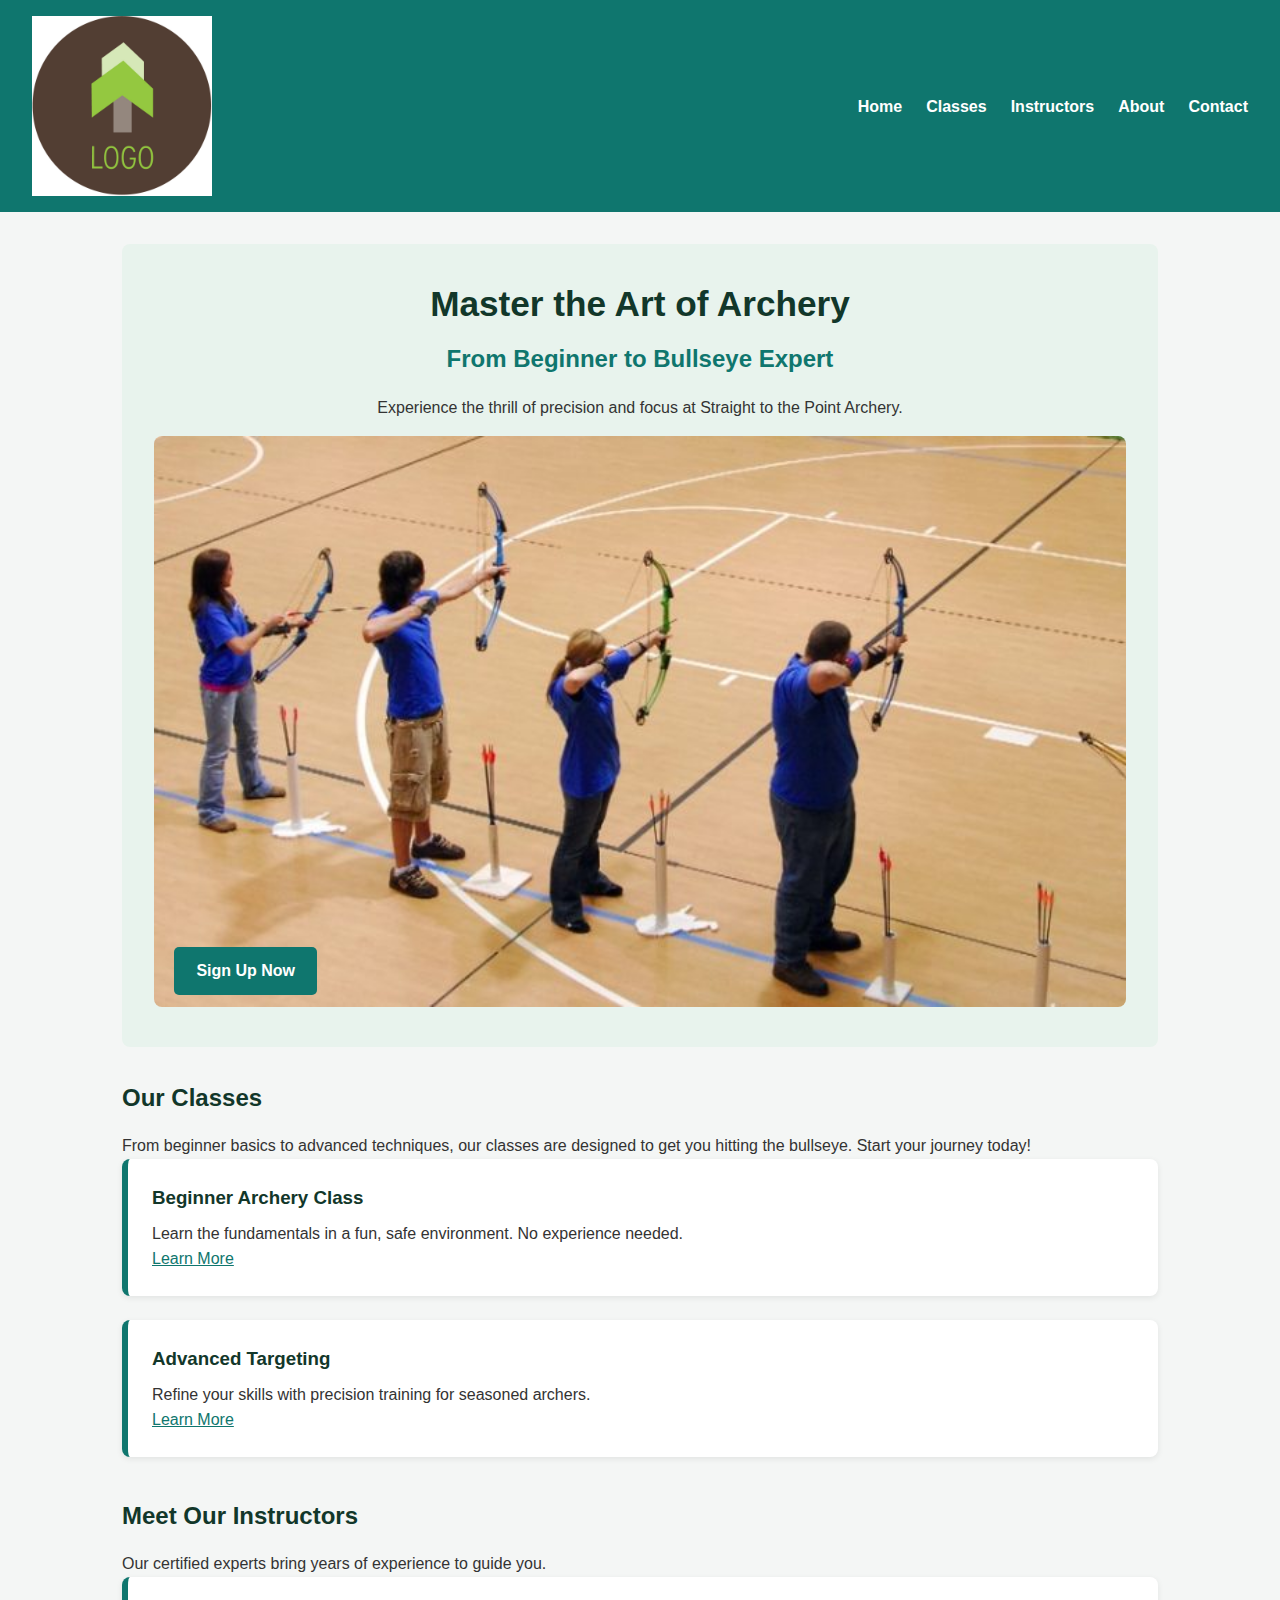
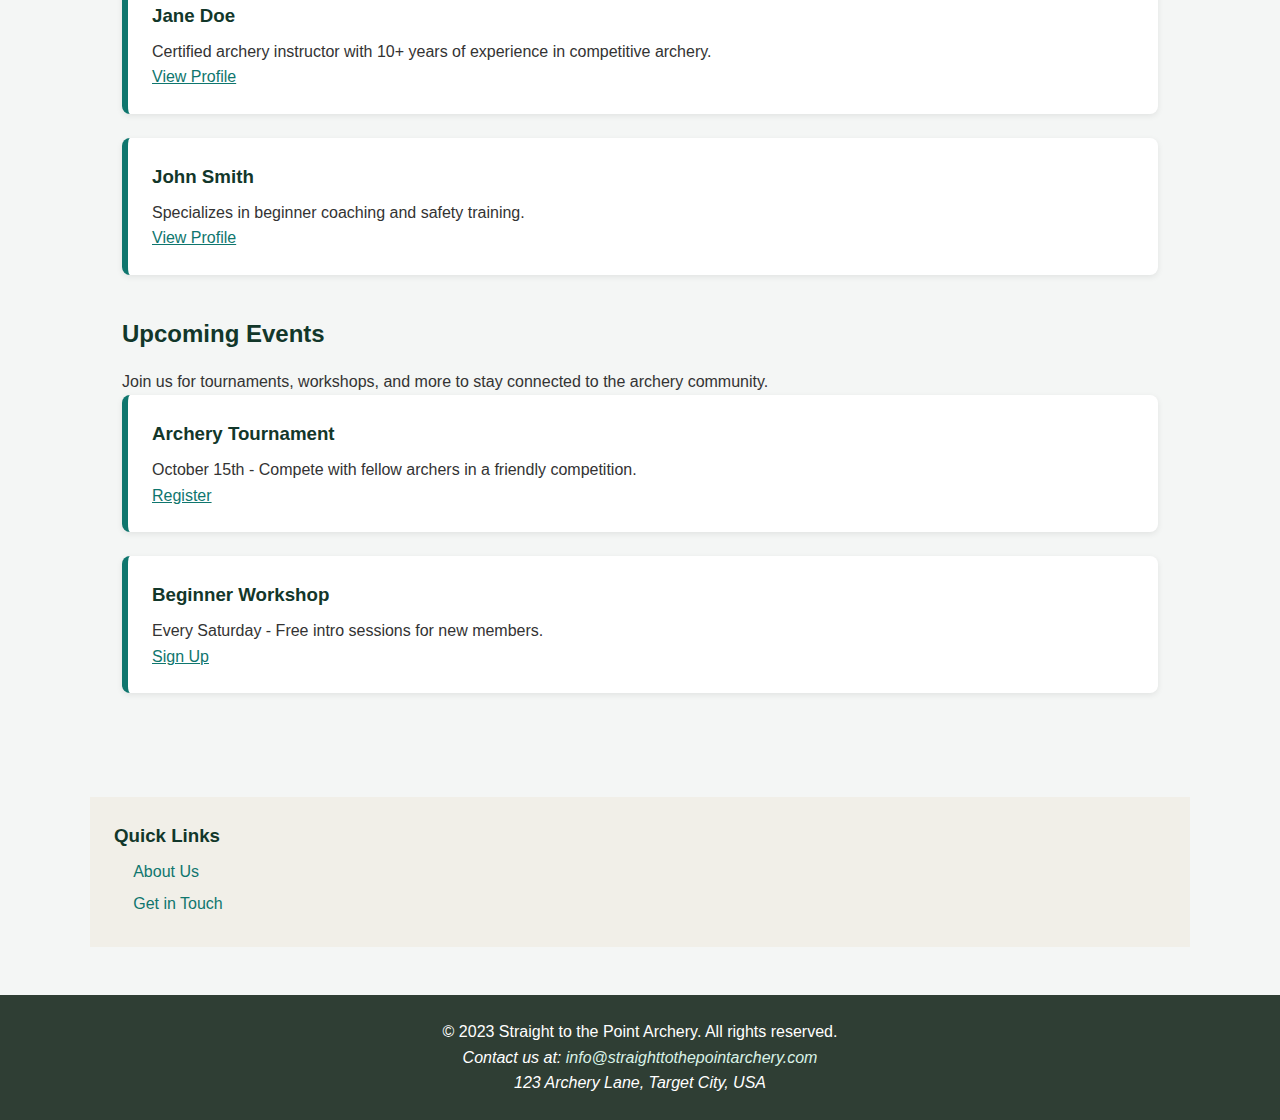
<file: index.html>
<!DOCTYPE html>
<html lang="en">
<head>
    <meta charset="UTF-8">
    <title>Straight to the Point Archery</title>
  <link rel="stylesheet" href="style.css">

</head>
<body>
    <header>
        <!-- Logo image with alt text for accessibility -->
        <img src="images/logo.jpg" alt="Straight to the Point Archery Logo" width="200" height="100">
        
        <!-- Navigation menu -->
        <nav>
            <ul>
                <li><a href="index.html">Home</a></li>
                <li><a href="classes.html">Classes</a></li>
                <li><a href="instructors.html">Instructors</a></li>
                <li><a href="about.html">About</a></li>
                <li><a href="contact.html">Contact</a></li>
            </ul>
        </nav>
    </header>

    <main>
     <section class="hero">
    <h1>Master the Art of Archery</h1>
    <h2>From Beginner to Bullseye Expert</h2>
    <p>
        Experience the thrill of precision and focus at Straight to the Point Archery.
    </p>

    <div class="hero-image">
        <img src="images/archery-hero.jpg" alt="Archery range with instructors demonstrating techniques">
        <a href="classes.html" class="cta-button hero-btn">Sign Up Now</a>
    </div>
</section>

        <!-- Classes Preview Section (High Priority: For beginners seeking easy access) -->
        <section id="classes-preview">
            <h2>Our Classes</h2>
            <p>From beginner basics to advanced techniques, our classes are designed to get you hitting the bullseye. Start your journey today!</p>
            <article>
                <h3>Beginner Archery Class</h3>
                <p>Learn the fundamentals in a fun, safe environment. No experience needed.</p>
                <a href="classes.html">Learn More</a>
            </article>
            <article>
                <h3>Advanced Targeting</h3>
                <p>Refine your skills with precision training for seasoned archers.</p>
                <a href="classes.html">Learn More</a>
            </article>
        </section>

        <!-- Instructors Section (Medium Priority: Builds credibility for enthusiasts) -->
        <section id="instructors-preview">
            <h2>Meet Our Instructors</h2>
            <p>Our certified experts bring years of experience to guide you.</p>
            <article>
                <h3>Jane Doe</h3>
                <p>Certified archery instructor with 10+ years of experience in competitive archery.</p>
                <a href="instructors.html">View Profile</a>
            </article>
            <article>
                <h3>John Smith</h3>
                <p>Specializes in beginner coaching and safety training.</p>
                <a href="instructors.html">View Profile</a>
            </article>
        </section>

        <!-- Events Section (Lower Priority: For ongoing engagement) -->
        <section id="events-preview">
            <h2>Upcoming Events</h2>
            <p>Join us for tournaments, workshops, and more to stay connected to the archery community.</p>
            <article>
                <h3>Archery Tournament</h3>
                <p>October 15th - Compete with fellow archers in a friendly competition.</p>
                <a href="about.html">Register</a>
            </article>
            <article>
                <h3>Beginner Workshop</h3>
                <p>Every Saturday - Free intro sessions for new members.</p>
                <a href="classes.html">Sign Up</a>
            </article>
        </section>
    </main>

    <aside>
        <!-- Sidebar for secondary content (e.g., quick links) -->
        <h3>Quick Links</h3>
        <ul>
            <li><a href="about.html">About Us</a></li>
            <li><a href="contact.html">Get in Touch</a></li>
        </ul>
    </aside>

    <footer>
        <!-- Footer with contact and copyright -->
        <p>&copy; 2023 Straight to the Point Archery. All rights reserved.</p>
        <address>
            Contact us at: <a href="mailto:info@straighttothepointarchery.com">info@straighttothepointarchery.com</a><br>
            123 Archery Lane, Target City, USA
        </address>
    </footer>
</body>
</html>
</file>
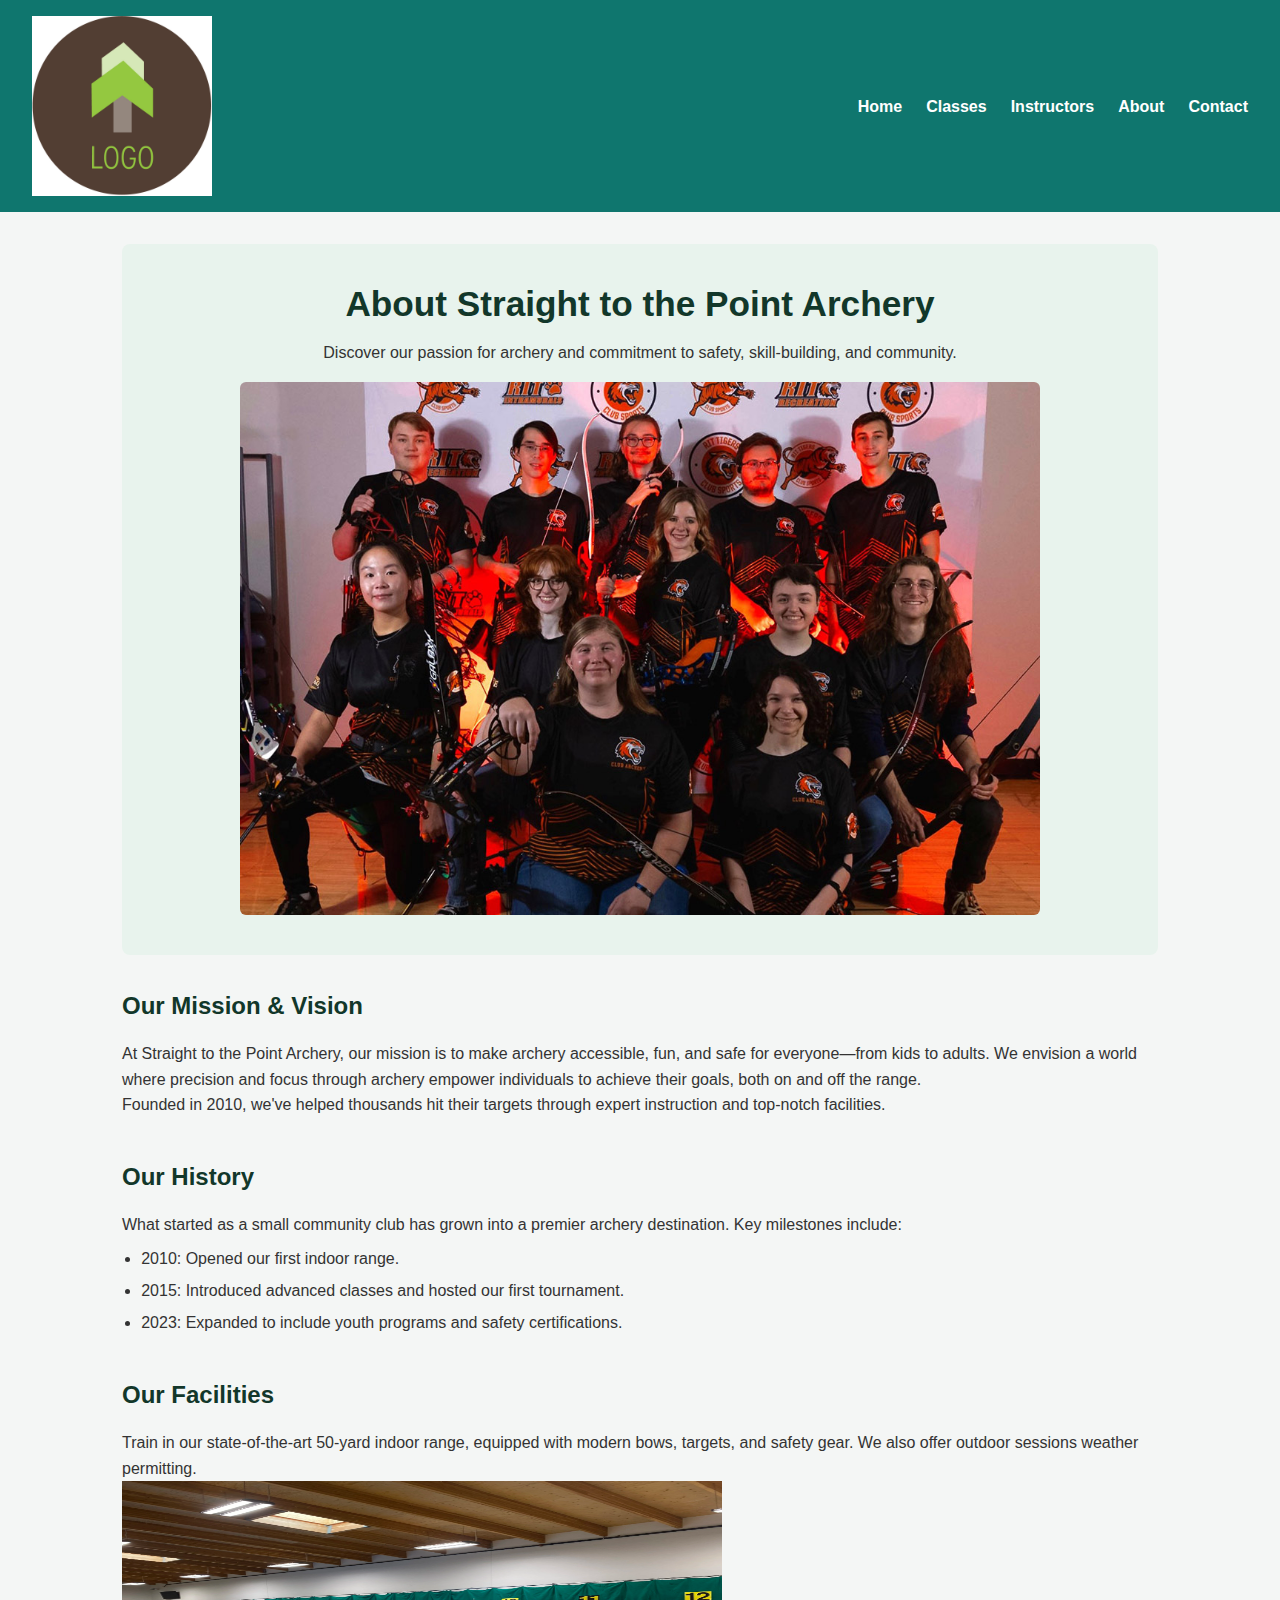
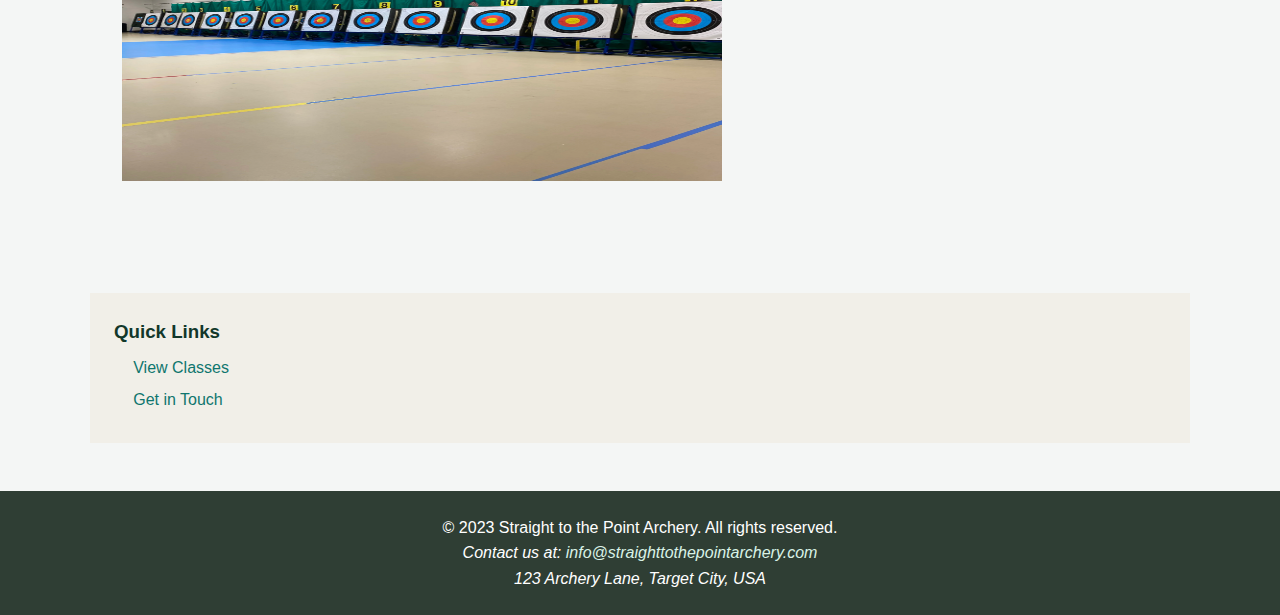
<file: about.html>
<!DOCTYPE html>
<html lang="en">
<head>
    <meta charset="UTF-8">
    <title>About Us - Straight to the Point Archery</title>
    <link rel="stylesheet" href="style.css">

</head>
<body>
    <header>
        <!-- Logo image with alt text for accessibility -->
        <img src="images/logo.jpg" alt="Straight to the Point Archery Logo" width="200" height="100">
        
        <!-- Navigation menu -->
        <nav>
            <ul>
                <li><a href="index.html">Home</a></li>
                <li><a href="classes.html">Classes</a></li>
                <li><a href="instructors.html">Instructors</a></li>
                <li><a href="about.html">About</a></li>
                <li><a href="contact.html">Contact</a></li>
            </ul>
        </nav>
    </header>

    <main>
        <!-- Hero Section (Top Priority: Quick intro for all users) -->
        <section class="hero">
            <h1>About Straight to the Point Archery</h1>
            <p>Discover our passion for archery and commitment to safety, skill-building, and community.</p>
            <img src="images/about-hero.jpg" alt="Group of archers practicing at our range" width="800" height="400">
        </section>

        <!-- Mission & Vision Section (High Priority: Builds trust and interest) -->
        <section id="mission">
            <h2>Our Mission & Vision</h2>
            <p>At Straight to the Point Archery, our mission is to make archery accessible, fun, and safe for everyone—from kids to adults. We envision a world where precision and focus through archery empower individuals to achieve their goals, both on and off the range.</p>
            <p>Founded in 2010, we've helped thousands hit their targets through expert instruction and top-notch facilities.</p>
        </section>

        <!-- History Section (Medium Priority: Adds credibility for enthusiasts) -->
        <section id="history">
            <h2>Our History</h2>
            <p>What started as a small community club has grown into a premier archery destination. Key milestones include:</p>
            <ul>
                <li>2010: Opened our first indoor range.</li>
                <li>2015: Introduced advanced classes and hosted our first tournament.</li>
                <li>2023: Expanded to include youth programs and safety certifications.</li>
            </ul>
        </section>

        <!-- Facilities Section (Lower Priority: Details for committed users) -->
        <section id="facilities">
            <h2>Our Facilities</h2>
            <p>Train in our state-of-the-art 50-yard indoor range, equipped with modern bows, targets, and safety gear. We also offer outdoor sessions weather permitting.</p>
            <img src="images/facilities.jpg" alt="Indoor archery range with equipment" width="600" height="300">
        </section>
    </main>

    <aside>
        <!-- Sidebar for secondary content -->
        <h3>Quick Links</h3>
        <ul>
            <li><a href="classes.html">View Classes</a></li>
            <li><a href="contact.html">Get in Touch</a></li>
        </ul>
    </aside>

    <footer>
        <!-- Footer with contact and copyright -->
        <p>&copy; 2023 Straight to the Point Archery. All rights reserved.</p>
        <address>
            Contact us at: <a href="mailto:info@straighttothepointarchery.com">info@straighttothepointarchery.com</a><br>
            123 Archery Lane, Target City, USA
        </address>
    </footer>
</body>
</html>
</file>
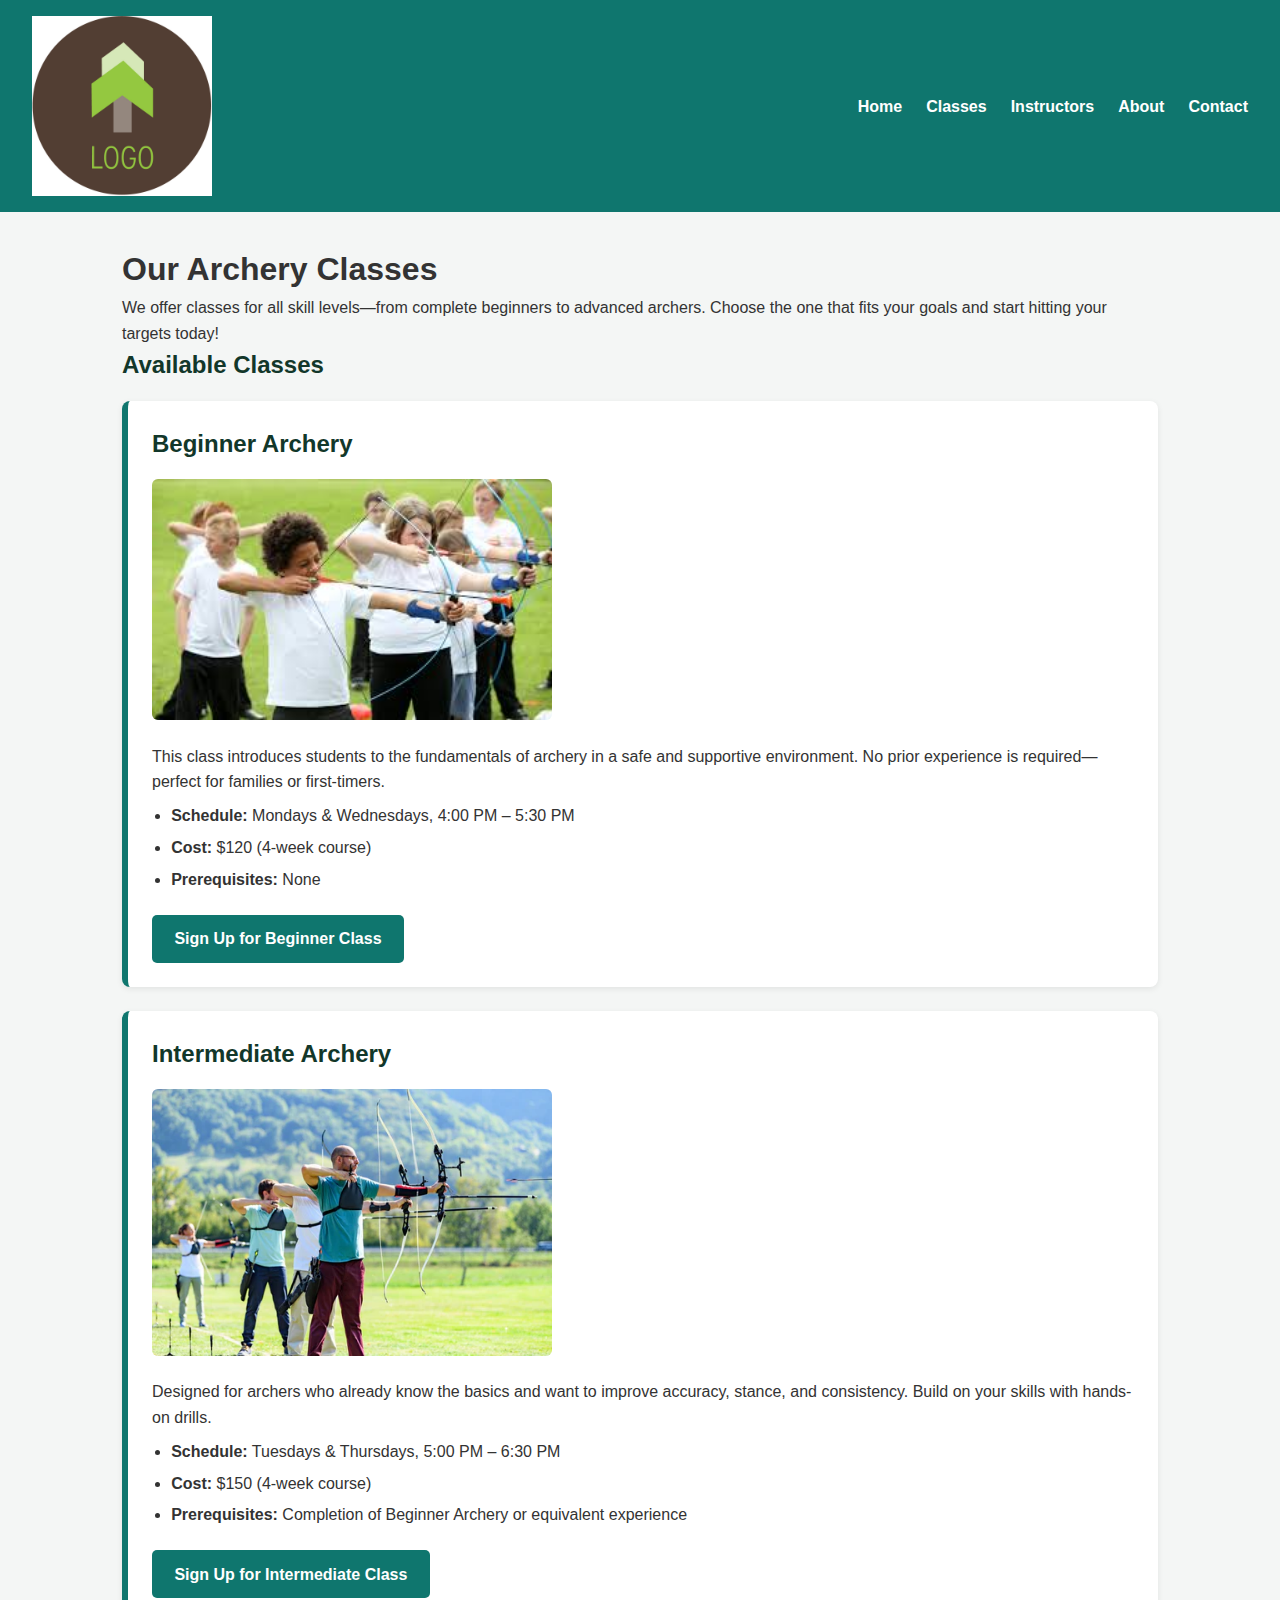
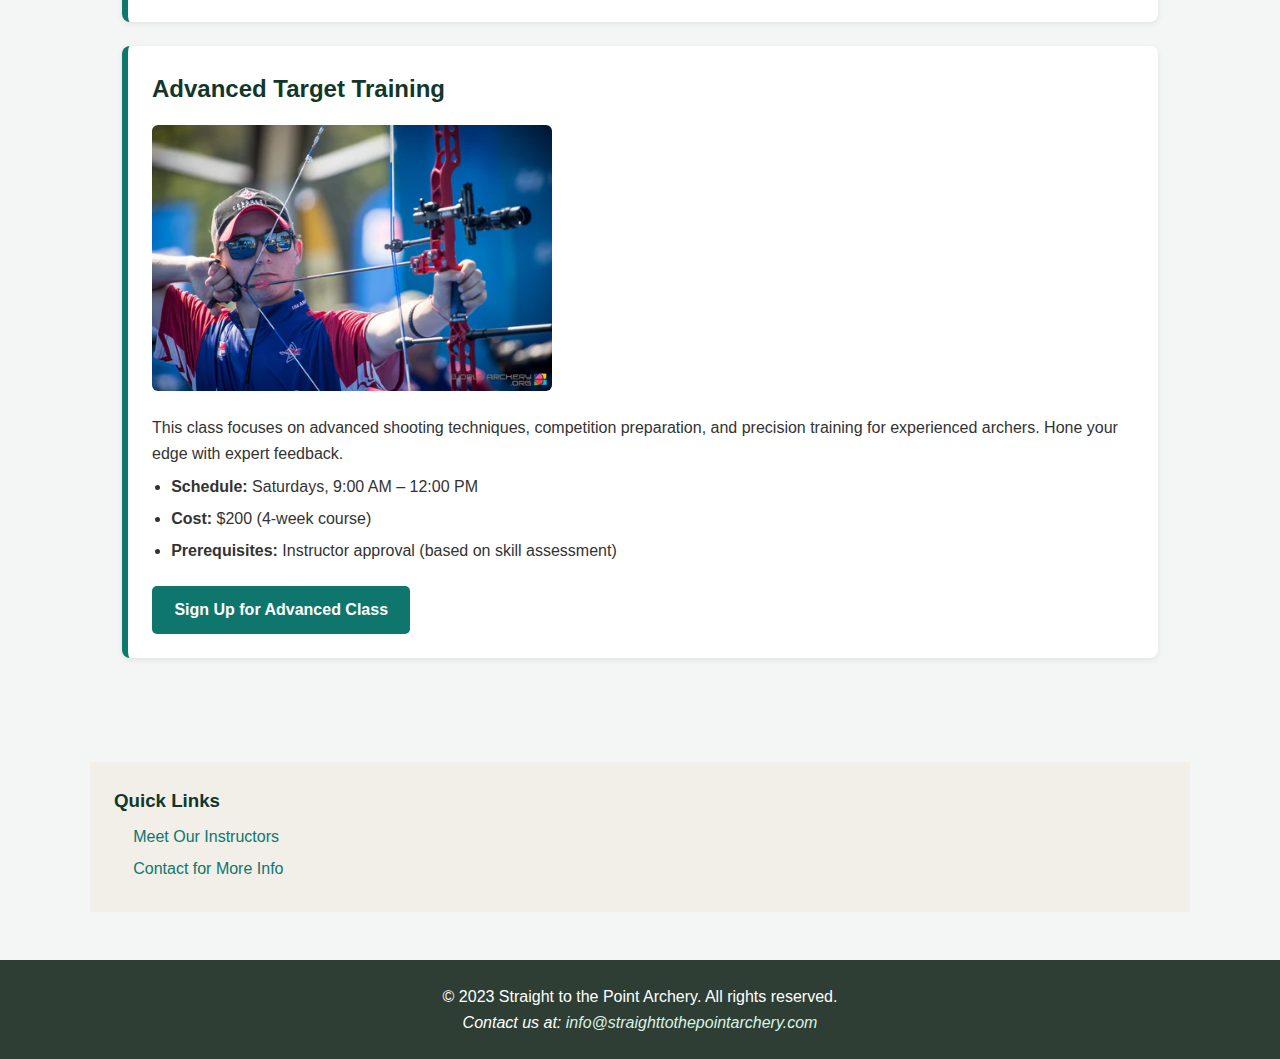
<file: classes.html>
<!DOCTYPE html>
<html lang="en">
<head>
    <meta charset="UTF-8">
    <title>Classes | Straight to the Point Archery</title>
    <link rel="stylesheet" href="style.css">
</head>

<body>
    <header>
        <img src="images/logo.jpg" alt="Straight to the Point Archery Logo" width="200" height="100">

        <nav>
            <ul>
                <li><a href="index.html">Home</a></li>
                <li><a href="classes.html">Classes</a></li>
                <li><a href="instructors.html">Instructors</a></li>
                <li><a href="about.html">About</a></li>
                <li><a href="contact.html">Contact</a></li>
            </ul>
        </nav>
    </header>

    <main>
        <h1>Our Archery Classes</h1>
        <p>We offer classes for all skill levels—from complete beginners to advanced archers. Choose the one that fits your goals and start hitting your targets today!</p>

        <!-- Classes Section: Groups all classes semantically -->
        <section id="classes" aria-labelledby="classes-heading">
            <h2 id="classes-heading">Available Classes</h2>
            
            <!-- Beginner Class (Top Priority: First for easy access by new users) -->
            <article>
                <h2>Beginner Archery</h2>
                <img src="images/beginner-class.jpg" alt="Beginners learning archery basics at our range" width="400" height="200">
                <p>This class introduces students to the fundamentals of archery in a safe and supportive environment. No prior experience is required—perfect for families or first-timers.</p>
                <ul>
                    <li><strong>Schedule:</strong> Mondays & Wednesdays, 4:00 PM – 5:30 PM</li>
                    <li><strong>Cost:</strong> $120 (4-week course)</li>
                    <li><strong>Prerequisites:</strong> None</li>
                </ul>
                <a href="contact.html" class="cta-button">Sign Up for Beginner Class</a>
            </article>

            <!-- Intermediate Class (High Priority: For users progressing from basics) -->
            <article>
                <h2>Intermediate Archery</h2>
                <img src="images/intermediate-class.webp" alt="Intermediate archers practicing stance and accuracy" width="400" height="200">
                <p>Designed for archers who already know the basics and want to improve accuracy, stance, and consistency. Build on your skills with hands-on drills.</p>
                <ul>
                    <li><strong>Schedule:</strong> Tuesdays & Thursdays, 5:00 PM – 6:30 PM</li>
                    <li><strong>Cost:</strong> $150 (4-week course)</li>
                    <li><strong>Prerequisites:</strong> Completion of Beginner Archery or equivalent experience</li>
                </ul>
                <a href="contact.html" class="cta-button">Sign Up for Intermediate Class</a>
            </article>

            <!-- Advanced Class (Medium Priority: For enthusiasts seeking mastery) -->
            <article>
                <h2>Advanced Target Training</h2>
                <img src="images/advanced-class.jpg" alt="Advanced archers in competition training" width="400" height="200">
                <p>This class focuses on advanced shooting techniques, competition preparation, and precision training for experienced archers. Hone your edge with expert feedback.</p>
                <ul>
                    <li><strong>Schedule:</strong> Saturdays, 9:00 AM – 12:00 PM</li>
                    <li><strong>Cost:</strong> $200 (4-week course)</li>
                    <li><strong>Prerequisites:</strong> Instructor approval (based on skill assessment)</li>
                </ul>
                <a href="contact.html" class="cta-button">Sign Up for Advanced Class</a>
            </article>

        </section>
    </main>

    <aside>
        <!-- Sidebar for secondary content (e.g., quick links for related actions) -->
        <h3>Quick Links</h3>
        <ul>
            <li><a href="instructors.html">Meet Our Instructors</a></li>
            <li><a href="contact.html">Contact for More Info</a></li>
        </ul>
    </aside>

    <footer>
        <p>&copy; 2023 Straight to the Point Archery. All rights reserved.</p>
        <address>
            Contact us at:
            <a href="mailto:info@straighttothepointarchery.com">
                info@straighttothepointarchery.com
            </a>
        </address>
    </footer>
</body>
</html>
</file>
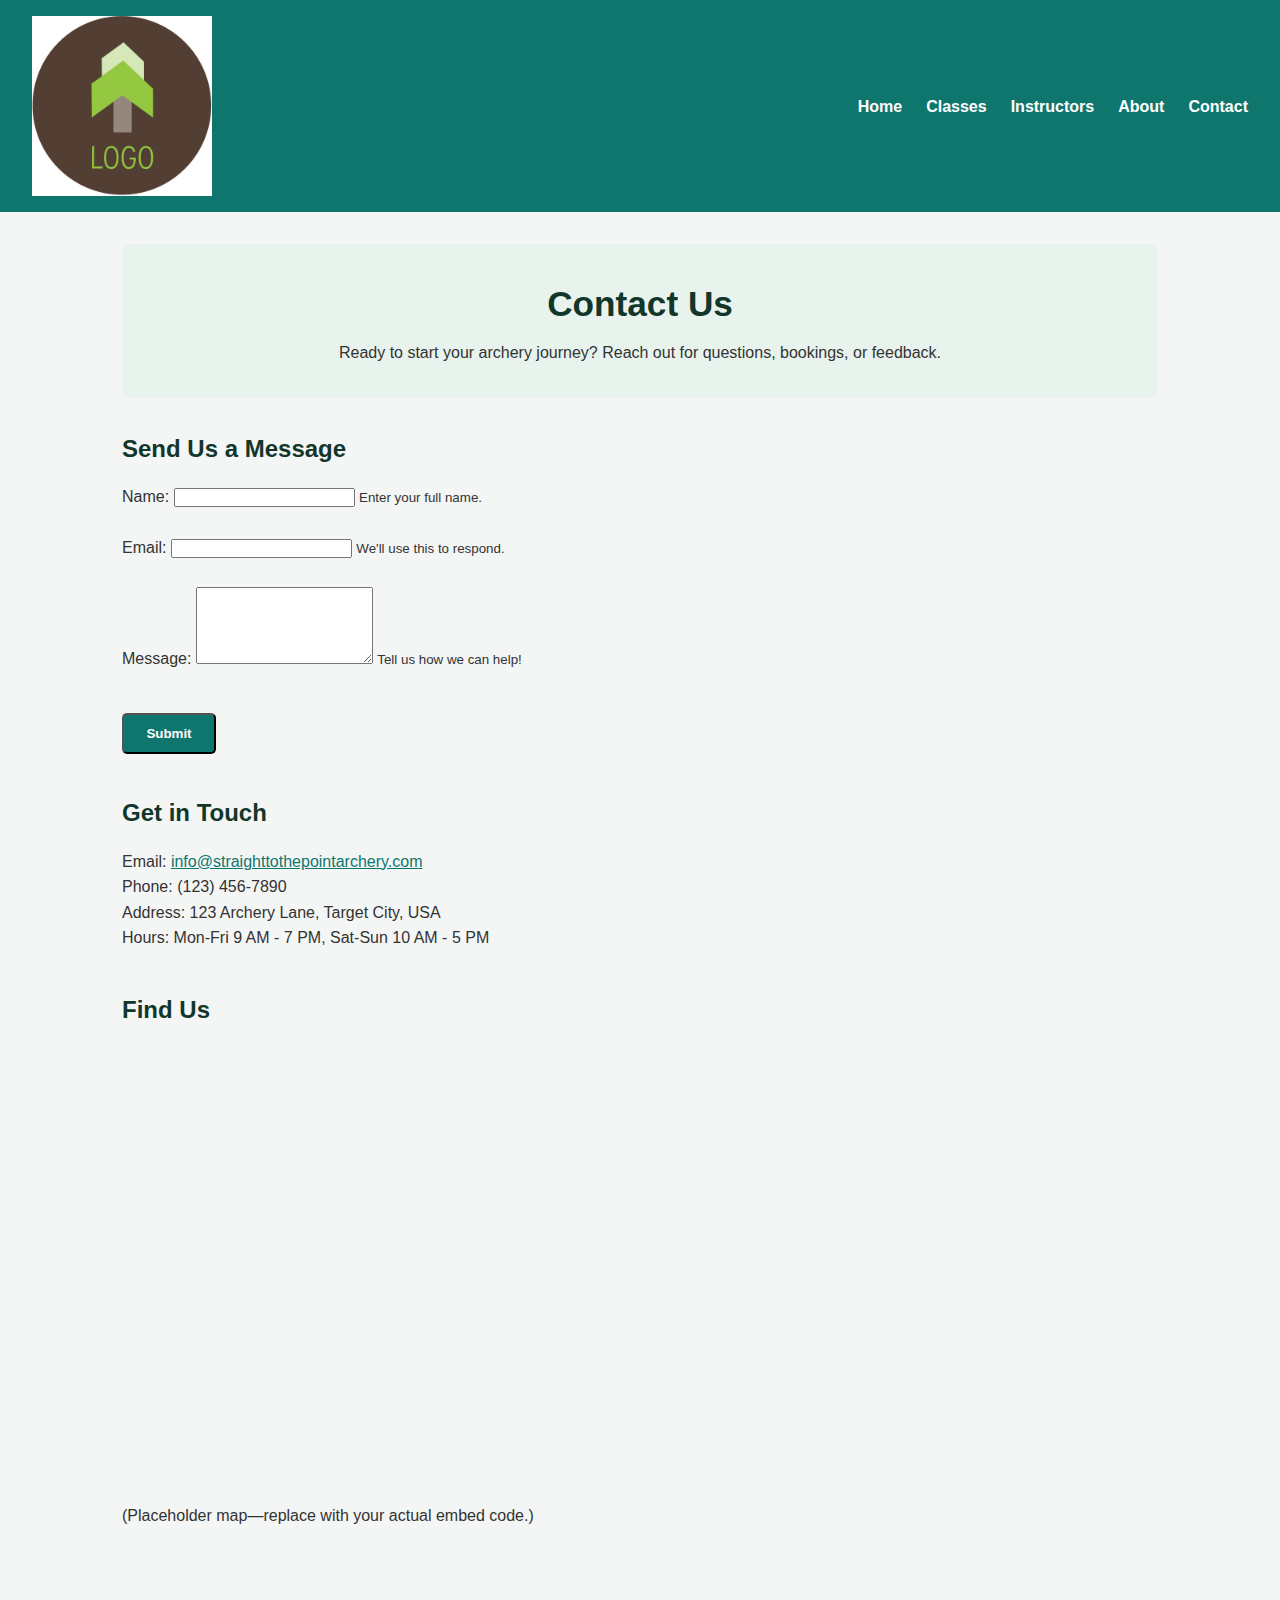
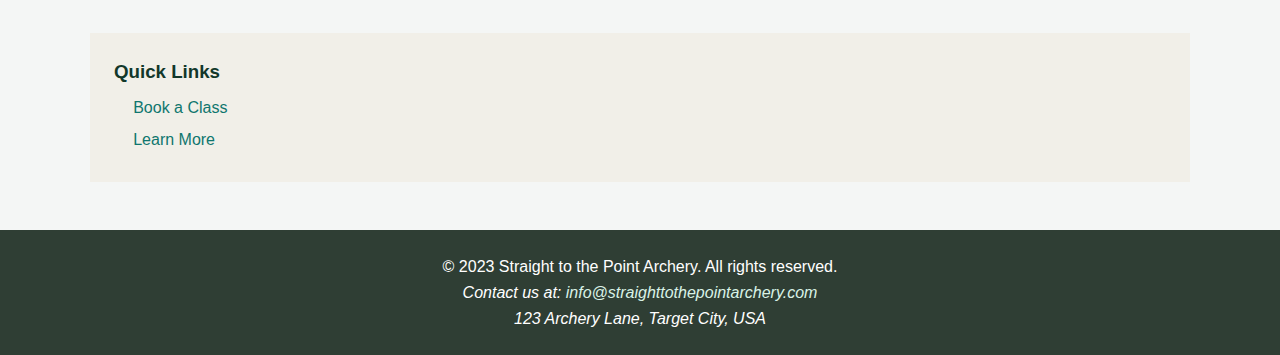
<file: contact.html>
<!DOCTYPE html>
<html lang="en">
<head>
    <meta charset="UTF-8">
    <title>Contact - Straight to the Point Archery</title>
    <link rel="stylesheet" href="style.css">
</head>
<body>
    <header>
        <!-- Logo image with alt text for accessibility -->
        <img src="images/logo.jpg" alt="Straight to the Point Archery Logo" width="200" height="100">
        
        <!-- Navigation menu -->
        <nav>
            <ul>
                <li><a href="index.html">Home</a></li>
                <li><a href="classes.html">Classes</a></li>
                <li><a href="instructors.html">Instructors</a></li>
                <li><a href="about.html">About</a></li>
                <li><a href="contact.html">Contact</a></li>
            </ul>
        </nav>
    </header>

    <main>
        <!-- Hero Section (Top Priority: Direct call to action) -->
        <section class="hero">
            <h1>Contact Us</h1>
            <p>Ready to start your archery journey? Reach out for questions, bookings, or feedback.</p>
        </section>

        <!-- Contact Form Section (High Priority: Easy interaction) -->
        <section id="contact-form">
            <h2>Send Us a Message</h2>
            <form action="#" method="post" aria-labelledby="contact-form">
                <label for="name">Name:</label>
                <input type="text" id="name" name="name" required aria-describedby="name-help">
                <small id="name-help">Enter your full name.</small><br><br>

                <label for="email">Email:</label>
                <input type="email" id="email" name="email" required aria-describedby="email-help">
                <small id="email-help">We'll use this to respond.</small><br><br>

                <label for="message">Message:</label>
                <textarea id="message" name="message" rows="5" required aria-describedby="message-help"></textarea>
                <small id="message-help">Tell us how we can help!</small><br><br>

                <button type="submit" class="cta-button">Submit</button>
            </form>
        </section>

        <!-- Contact Details Section (Medium Priority: Alternative contact methods) -->
        <section id="contact-details">
            <h2>Get in Touch</h2>
            <p>Email: <a href="mailto:info@straighttothepointarchery.com">info@straighttothepointarchery.com</a></p>
            <p>Phone: (123) 456-7890</p>
            <p>Address: 123 Archery Lane, Target City, USA</p>
            <p>Hours: Mon-Fri 9 AM - 7 PM, Sat-Sun 10 AM - 5 PM</p>
        </section>

        <!-- Map Section (Lower Priority: Visual aid for location) -->
        <section id="location">
            <h2>Find Us</h2>
            <iframe src="https://www.google.com/maps/embed?pb=!1m18!1m12!1m3!1d3022.123456789012!2d-74.006015!3d40.712776!2m3!1f0!2f0!3f0!3m2!1i1024!2i768!4f13.1!3m3!1m2!1s0x0%3A0x0!2zNDDCsDQyJzQ2LjAiTiA3NMKwMDAnMjEuNyJX!5e0!3m2!1sen!2sus!4v1234567890123!5m2!1sen!2sus" width="600" height="450" style="border:0;" allowfullscreen="" loading="lazy" referrerpolicy="no-referrer-when-downgrade" aria-label="Map of Straight to the Point Archery location"></iframe>
            <p>(Placeholder map—replace with your actual embed code.)</p>
        </section>
    </main>

    <aside>
        <!-- Sidebar for secondary content -->
        <h3>Quick Links</h3>
        <ul>
            <li><a href="classes.html">Book a Class</a></li>
            <li><a href="about.html">Learn More</a></li>
        </ul>
    </aside>

    <footer>
        <!-- Footer with contact and copyright -->
        <p>&copy; 2023 Straight to the Point Archery. All rights reserved.</p>
        <address>
            Contact us at: <a href="mailto:info@straighttothepointarchery.com">info@straighttothepointarchery.com</a><br>
            123 Archery Lane, Target City, USA
        </address>
    </footer>
</body>
</html>
</file>
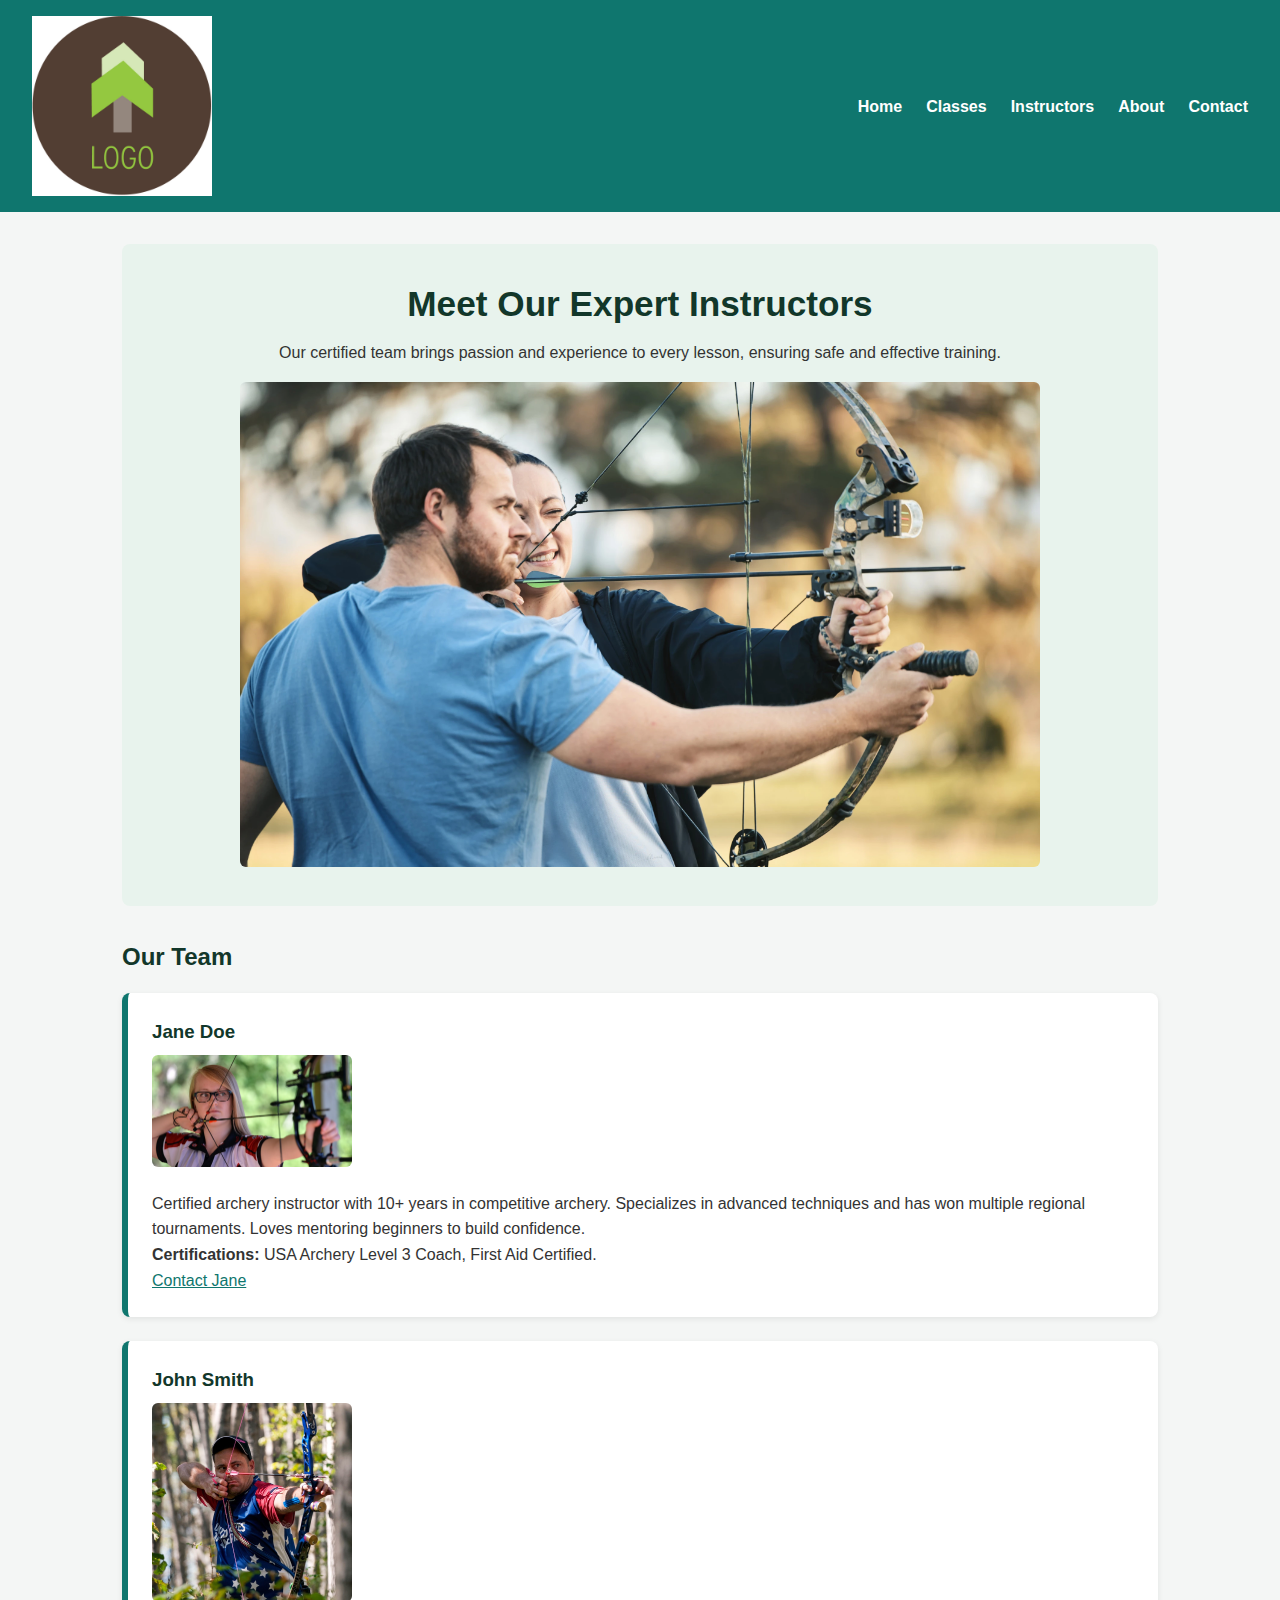
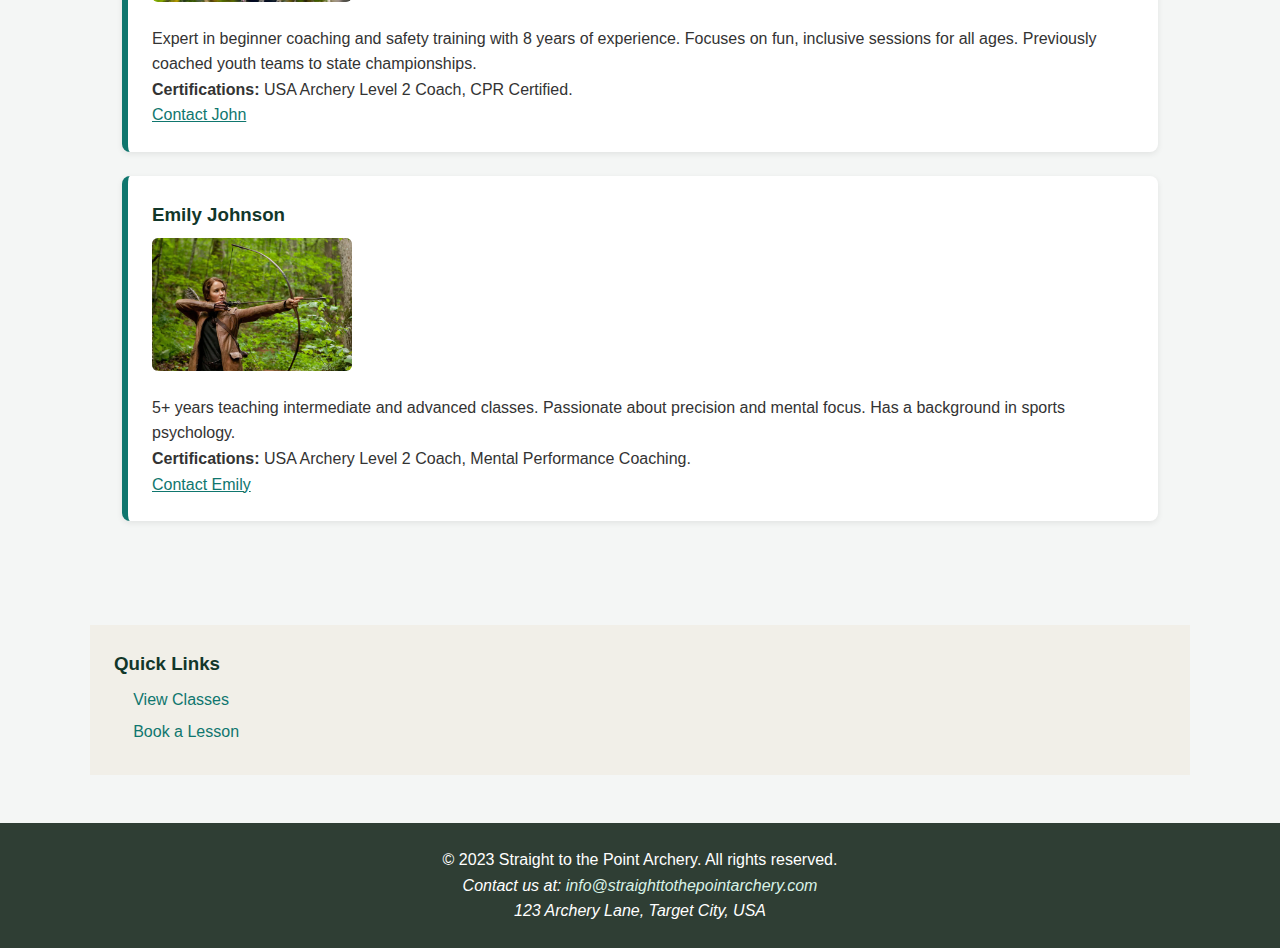
<file: instructors.html>
<!DOCTYPE html>
<html lang="en">
<head>
    <meta charset="UTF-8">
    <title>Instructors - Straight to the Point Archery</title>
    <link rel="stylesheet" href="style.css">
    
</head>
<body>
    <header>
        <!-- Logo image with alt text for accessibility -->
        <img src="images/logo.jpg" alt="Straight to the Point Archery Logo" width="200" height="100">
        
        <!-- Navigation menu -->
        <nav>
            <ul>
                <li><a href="index.html">Home</a></li>
                <li><a href="classes.html">Classes</a></li>
                <li><a href="instructors.html">Instructors</a></li>
                <li><a href="about.html">About</a></li>
                <li><a href="contact.html">Contact</a></li>
            </ul>
        </nav>
    </header>

    <main>
        <!-- Hero Section (Top Priority: Overview for credibility) -->
        <section class="hero">
            <h1>Meet Our Expert Instructors</h1>
            <p>Our certified team brings passion and experience to every lesson, ensuring safe and effective training.</p>
            <img src="images/instructors-hero.jpg" alt="Group photo of archery instructors" width="800" height="400">
        </section>

        <!-- Instructors Section (High Priority: Detailed profiles) -->
        <section id="instructors">
            <h2>Our Team</h2>
            <article>
                <h3>Jane Doe</h3>
                <img src="images/jane-doe.jpg" alt="Photo of Jane Doe, archery instructor" width="200" height="200">
                <p>Certified archery instructor with 10+ years in competitive archery. Specializes in advanced techniques and has won multiple regional tournaments. Loves mentoring beginners to build confidence.</p>
                <p><strong>Certifications:</strong> USA Archery Level 3 Coach, First Aid Certified.</p>
                <a href="contact.html">Contact Jane</a>
            </article>
            <article>
                <h3>John Smith</h3>
                <img src="images/john-smith.jpeg" alt="Photo of John Smith, archery instructor" width="200" height="200">
                <p>Expert in beginner coaching and safety training with 8 years of experience. Focuses on fun, inclusive sessions for all ages. Previously coached youth teams to state championships.</p>
                <p><strong>Certifications:</strong> USA Archery Level 2 Coach, CPR Certified.</p>
                <a href="contact.html">Contact John</a>
            </article>
            <article>
                <h3>Emily Johnson</h3>
                <img src="images/emily-johnson.jpeg" alt="Photo of Emily Johnson, archery instructor" width="200" height="200">
                <p>5+ years teaching intermediate and advanced classes. Passionate about precision and mental focus. Has a background in sports psychology.</p>
                <p><strong>Certifications:</strong> USA Archery Level 2 Coach, Mental Performance Coaching.</p>
                <a href="contact.html">Contact Emily</a>
            </article>
        </section>
    </main>

    <aside>
        <!-- Sidebar for secondary content -->
        <h3>Quick Links</h3>
        <ul>
            <li><a href="classes.html">View Classes</a></li>
            <li><a href="contact.html">Book a Lesson</a></li>
        </ul>
    </aside>

    <footer>
        <!-- Footer with contact and copyright -->
        <p>&copy; 2023 Straight to the Point Archery. All rights reserved.</p>
        <address>
            Contact us at: <a href="mailto:info@straighttothepointarchery.com">info@straighttothepointarchery.com</a><br>
            123 Archery Lane, Target City, USA
        </address>
    </footer>
</body>
</html>
</file>
<file: style.css>
/* =====================
   RESET & BASE STYLES
===================== */
* {
  margin: 0;
  padding: 0;
  box-sizing: border-box;
}

body {
  font-family: Arial, Helvetica, sans-serif;
  line-height: 1.6;
  color: #333;
  background-color: #f4f6f5;
}

/* =====================
   HEADER & NAVIGATION
===================== */
header {
  background-color: #0f766e;
  color: #ffffff;
  padding: 1rem 2rem;
  display: flex;
  align-items: center;
  justify-content: space-between;
}

header img {
  max-width: 180px;
  height: auto;
}

nav ul {
  list-style: none;
  display: flex;
  gap: 1.5rem;
}

nav a {
  color: #ffffff;
  text-decoration: none;
  font-weight: bold;
}

nav a:hover {
  text-decoration: underline;
}

/* =====================
   MAIN LAYOUT
===================== */
main {
  padding: 2rem;
  max-width: 1100px;
  margin: auto;
}

aside {
  background-color: #f1efe8;
  padding: 1.5rem;
  margin: 2rem auto;
  max-width: 1100px;
}

aside h3 {
  margin-bottom: 0.5rem;
  color: #12372A;
}

aside ul {
  list-style: none;
}

aside a {
  text-decoration: none;
  color: #0f766e;
}

/* =====================
   HERO SECTIONS
===================== */
.hero {
  background-color: #e8f3ed;
  padding: 2rem;
  margin-bottom: 2rem;
  border-radius: 8px;
  text-align: center;
}

.hero img {
  max-width: 100%;
  height: auto;
  margin-top: 1rem;
  border-radius: 6px;
}

.hero h1 {
  font-size: 2.2rem;
  margin-bottom: 0.5rem;
  color: #12372A;
}

.hero h2 {
  color: #0f766e;
  margin-bottom: 1rem;
}

/* HERO IMAGE BUTTON OVERLAY */
.hero-image {
  position: relative;
}

.hero-image img {
  width: 100%;
  border-radius: 8px;
}

/* Button positioned at bottom of image */
.hero-btn {
  position: absolute;
  bottom: 20px;
  left: 20px;
  background-color: #0f766e;
  color: #ffffff;
  padding: 0.8rem 1.6rem;
  border-radius: 6px;
  font-weight: bold;
  text-decoration: none;
}

.hero-btn:hover {
  background-color: #115e59;
}

/* =====================
   SECTIONS & ARTICLES
===================== */
section {
  margin-bottom: 2.5rem;
}

section h2 {
  margin-bottom: 1rem;
  color: #12372A;
}

article {
  background-color: #ffffff;
  padding: 1.5rem;
  margin-bottom: 1.5rem;
  border-radius: 8px;
  border-left: 6px solid #0f766e;
  box-shadow: 0 2px 6px rgba(0, 0, 0, 0.08);
}

article img {
  max-width: 100%;
  height: auto;
  margin-bottom: 1rem;
  border-radius: 6px;
}

article h3 {
  margin-bottom: 0.5rem;
  color: #12372A;
}

/* =====================
   BUTTONS & LINKS
===================== */
a {
  color: #0f766e;
}

.cta-button {
  display: inline-block;
  margin-top: 1rem;
  padding: 0.7rem 1.4rem;
  background-color: #0f766e;
  color: #ffffff;
  text-decoration: none;
  border-radius: 5px;
  font-weight: bold;
}

.cta-button:hover {
  background-color: #115e59;
}

/* =====================
   LISTS
===================== */
ul {
  margin-left: 1.2rem;
  margin-top: 0.5rem;
}

li {
  margin-bottom: 0.4rem;
}

/* =====================
   FOOTER
===================== */
footer {
  background-color: #2f3e34;
  color: #ffffff;
  text-align: center;
  padding: 1.5rem;
  margin-top: 3rem;
}

footer a {
  color: #d9f2e6;
  text-decoration: none;
}
</file>
